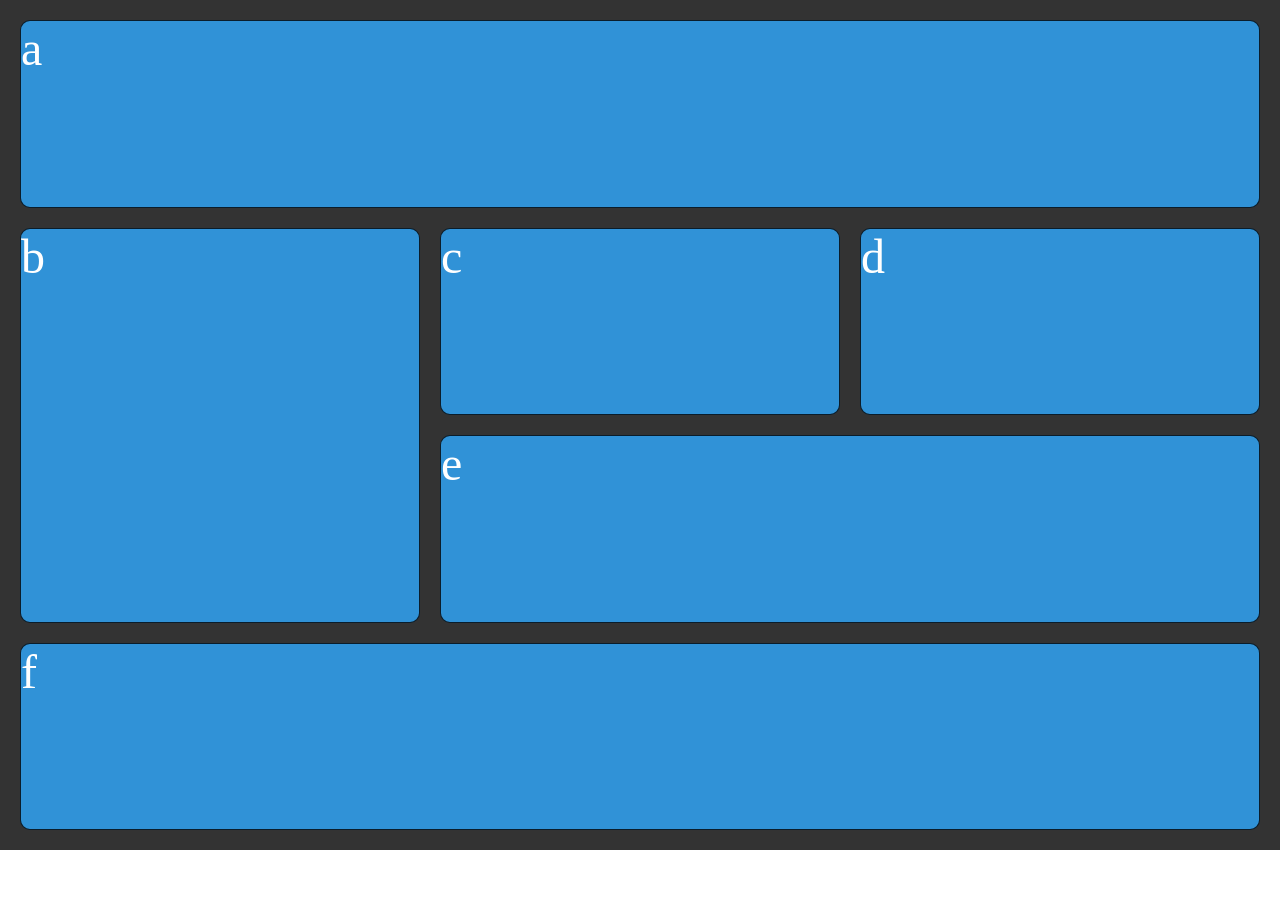
<file: LAB 1/EX-1/index.html>
<!DOCTYPE html>
<html lang="en">
<head>
    <meta charset="UTF-8">
    <meta name="viewport" content="width=device-width, initial-scale=1.0">
    <title>Grid</title>
    <link rel="stylesheet" href="style.css">
</head>
<body>
    <div class="wrapper">
        <div class="item a">a</div>
        <div class="item b">b</div>
        <div class="item c">c</div>  
        <div class="item d">d</div>
        <div class="item e">e</div>
        <div class="item f">f</div>  
      </div>
</body>
</html>
</file>
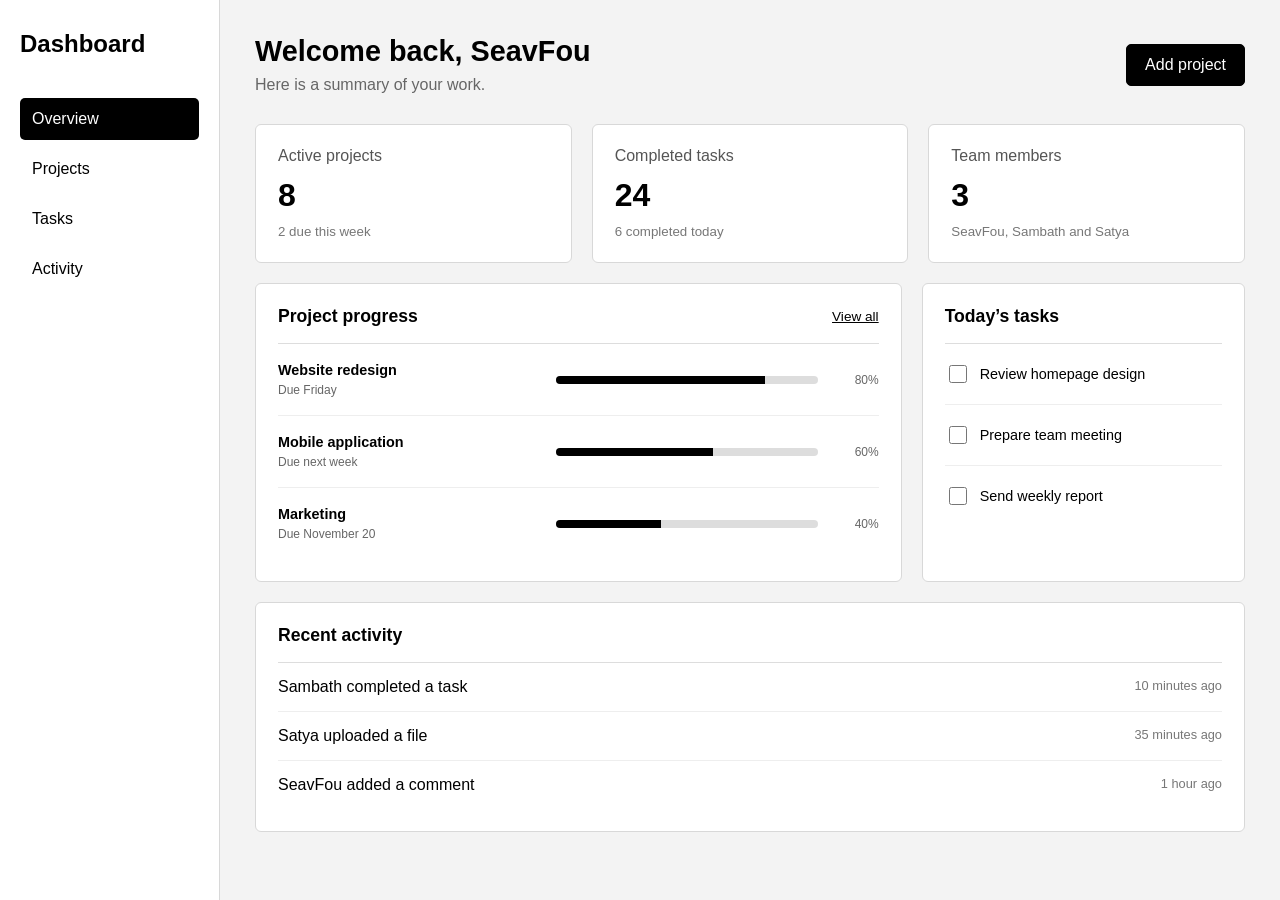
<file: LAB 1/EX-4/index.html>
<!DOCTYPE html>
<html lang="en">
<head>
  <meta charset="UTF-8">
  <meta name="viewport" content="width=device-width, initial-scale=1.0">
  <title>Simple Dashboard</title>
  <link rel="stylesheet" href="style.css">
</head>
<body>
  <div class="dashboard">
    <aside class="sidebar">
      <h1>Dashboard</h1>

      <nav aria-label="Main navigation">
        <a class="active" href="#overview">Overview</a>
        <a href="#projects">Projects</a>
        <a href="#tasks">Tasks</a>
        <a href="#activity">Activity</a>
      </nav>
    </aside>

    <main>
      <header class="page-header">
        <div>
          <h2>Welcome back, SeavFou</h2>
          <p>Here is a summary of your work.</p>
        </div>
        <button type="button">Add project</button>
      </header>

      <section class="stats" id="overview" aria-label="Dashboard statistics">
        <article class="card stat-card">
          <p>Active projects</p>
          <strong>8</strong>
          <small>2 due this week</small>
        </article>

        <article class="card stat-card">
          <p>Completed tasks</p>
          <strong>24</strong>
          <small>6 completed today</small>
        </article>

        <article class="card stat-card">
          <p>Team members</p>
          <strong>3</strong>
          <small>SeavFou, Sambath and Satya</small>
        </article>
      </section>

      <section class="content-grid">
        <article class="card projects" id="projects">
          <div class="card-header">
            <h3>Project progress</h3>
            <a href="#projects">View all</a>
          </div>

          <div class="project-row">
            <div class="project-info">
              <strong>Website redesign</strong>
              <span>Due Friday</span>
            </div>
            <div class="progress">
              <span class="progress-bar progress-80"></span>
            </div>
            <span class="project-percent">80%</span>
          </div>

          <div class="project-row">
            <div class="project-info">
              <strong>Mobile application</strong>
              <span>Due next week</span>
            </div>
            <div class="progress">
              <span class="progress-bar progress-60"></span>
            </div>
            <span class="project-percent">60%</span>
          </div>

          <div class="project-row">
            <div class="project-info">
              <strong>Marketing</strong>
              <span>Due November 20</span>
            </div>
            <div class="progress">
              <span class="progress-bar progress-40"></span>
            </div>
            <span class="project-percent">40%</span>
          </div>
        </article>

        <article class="card" id="tasks">
          <div class="card-header">
            <h3>Today’s tasks</h3>
          </div>

          <ul class="task-list">
            <li><input type="checkbox" id="task-1"><label for="task-1">Review homepage design</label></li>
            <li><input type="checkbox" id="task-2"><label for="task-2">Prepare team meeting</label></li>
            <li><input type="checkbox" id="task-3"><label for="task-3">Send weekly report</label></li>
          </ul>
        </article>

        <article class="card activity" id="activity">
          <div class="card-header">
            <h3>Recent activity</h3>
          </div>

          <ul>
            <li><span>Sambath completed a task</span><time>10 minutes ago</time></li>
            <li><span>Satya uploaded a file</span><time>35 minutes ago</time></li>
            <li><span>SeavFou added a comment</span><time>1 hour ago</time></li>
          </ul>
        </article>
      </section>
    </main>
  </div>
</body>
</html>
</file>
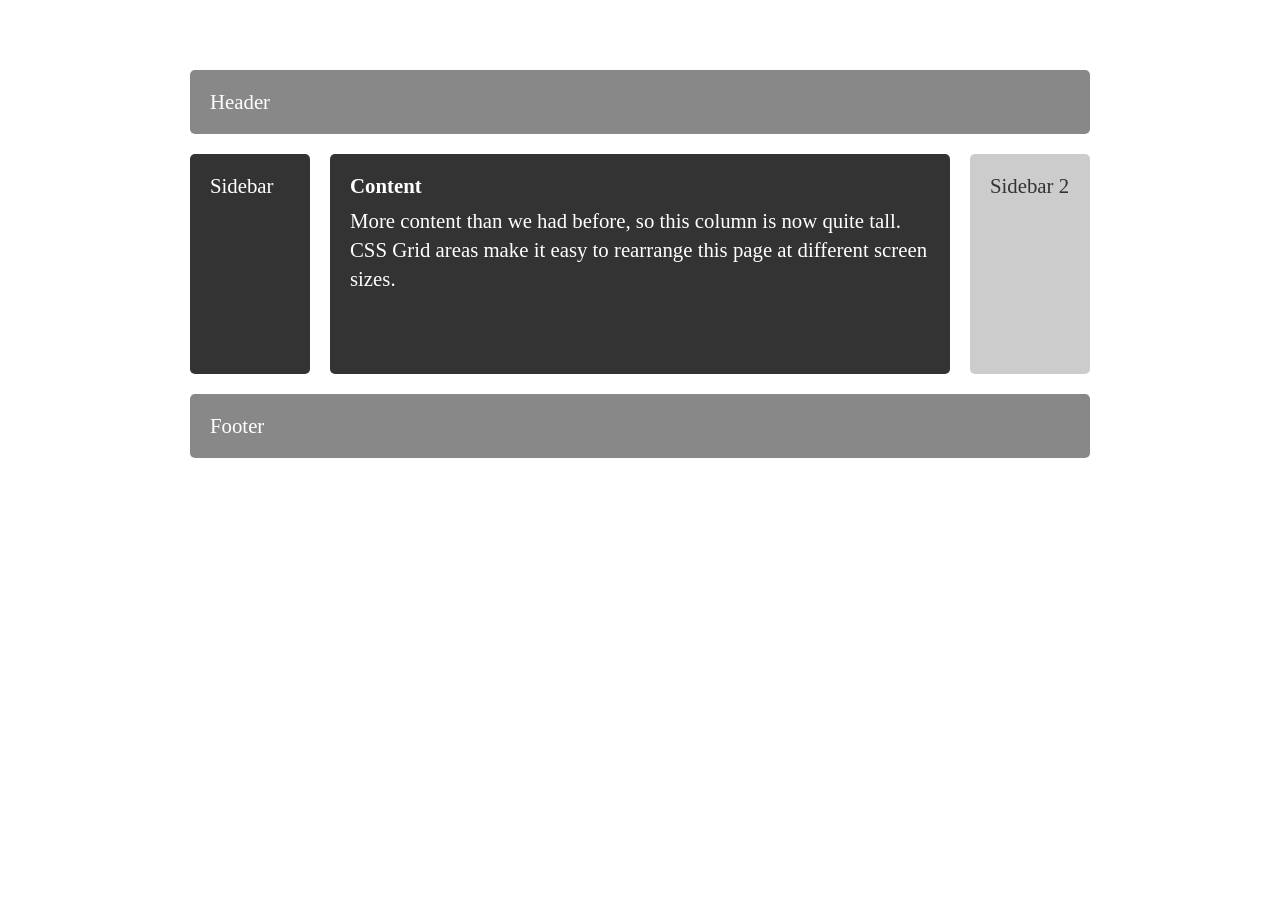
<file: LAB 2/EX-3/index.html>
<!DOCTYPE html>
<html lang="en">
<head>
  <meta charset="UTF-8">
  <meta name="viewport" content="width=device-width, initial-scale=1.0">
  <title>Exercise 3 - Responsive Grid Areas</title>
  <link rel="stylesheet" href="style.css">
</head>
<body>
  <div class="layout">
    <header>Header</header>
    <aside class="sidebar-one">Sidebar</aside>
    <main>
      <h1>Content</h1>
      <p>More content than we had before, so this column is now quite tall. CSS Grid areas make it easy to rearrange this page at different screen sizes.</p>
    </main>
    <aside class="sidebar-two">Sidebar 2</aside>
    <footer>Footer</footer>
  </div>
</body>
</html>
</file>
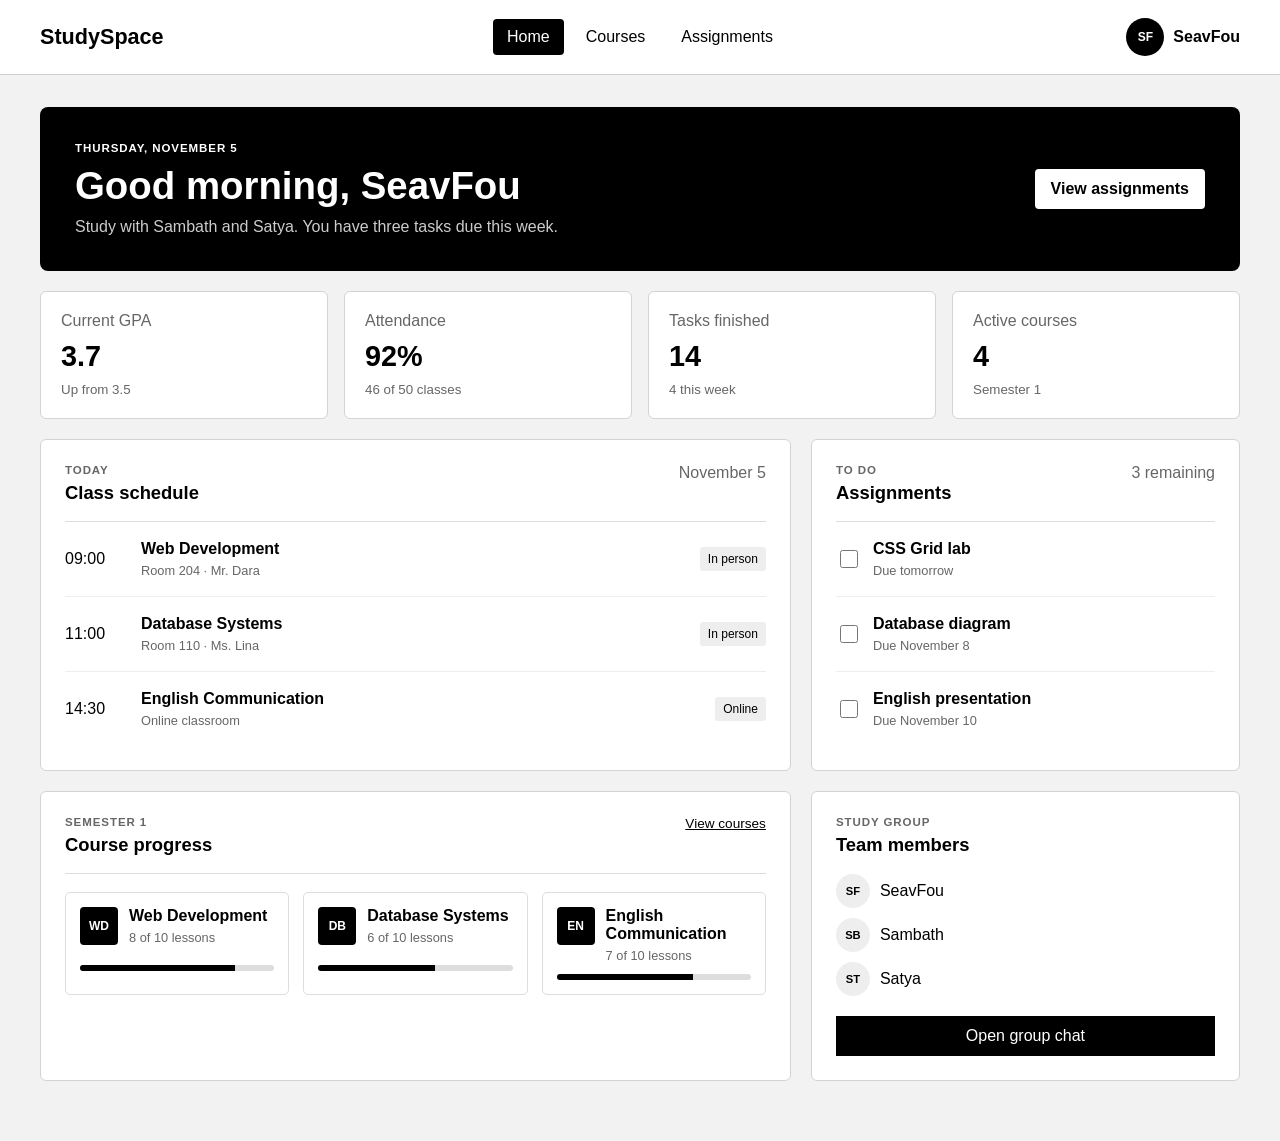
<file: LAB 2/EX-5/index.html>
<!DOCTYPE html>
<html lang="en">
<head>
  <meta charset="UTF-8">
  <meta name="viewport" content="width=device-width, initial-scale=1.0">
  <title>Exercise 5 - Student Dashboard</title>
  <link rel="stylesheet" href="style.css">
</head>
<body>
  <header class="topbar">
    <a class="logo" href="#">StudySpace</a>
    <nav aria-label="Main navigation">
      <a class="active" href="#home">Home</a>
      <a href="#courses">Courses</a>
      <a href="#assignments">Assignments</a>
    </nav>
    <div class="profile" aria-label="Student profile">
      <span class="avatar">SF</span>
      <span>SeavFou</span>
    </div>
  </header>

  <main id="home">
    <section class="welcome">
      <div>
        <p>THURSDAY, NOVEMBER 5</p>
        <h1>Good morning, SeavFou</h1>
        <span>Study with Sambath and Satya. You have three tasks due this week.</span>
      </div>
      <a href="#assignments">View assignments</a>
    </section>

    <section class="summary" aria-label="Study summary">
      <article><span>Current GPA</span><strong>3.7</strong><small>Up from 3.5</small></article>
      <article><span>Attendance</span><strong>92%</strong><small>46 of 50 classes</small></article>
      <article><span>Tasks finished</span><strong>14</strong><small>4 this week</small></article>
      <article><span>Active courses</span><strong>4</strong><small>Semester 1</small></article>
    </section>

    <section class="dashboard-grid">
      <article class="panel schedule">
        <div class="panel-header">
          <div><span class="label">TODAY</span><h2>Class schedule</h2></div>
          <time datetime="2026-11-05">November 5</time>
        </div>

        <div class="class-row">
          <time datetime="09:00">09:00</time>
          <div><strong>Web Development</strong><span>Room 204 · Mr. Dara</span></div>
          <span class="status">In person</span>
        </div>
        <div class="class-row">
          <time datetime="11:00">11:00</time>
          <div><strong>Database Systems</strong><span>Room 110 · Ms. Lina</span></div>
          <span class="status">In person</span>
        </div>
        <div class="class-row">
          <time datetime="14:30">14:30</time>
          <div><strong>English Communication</strong><span>Online classroom</span></div>
          <span class="status">Online</span>
        </div>
      </article>

      <article class="panel assignments" id="assignments">
        <div class="panel-header">
          <div><span class="label">TO DO</span><h2>Assignments</h2></div>
          <span>3 remaining</span>
        </div>

        <label class="task">
          <input type="checkbox">
          <span><strong>CSS Grid lab</strong><small>Due tomorrow</small></span>
        </label>
        <label class="task">
          <input type="checkbox">
          <span><strong>Database diagram</strong><small>Due November 8</small></span>
        </label>
        <label class="task">
          <input type="checkbox">
          <span><strong>English presentation</strong><small>Due November 10</small></span>
        </label>
      </article>

      <article class="panel course-panel" id="courses">
        <div class="panel-header">
          <div><span class="label">SEMESTER 1</span><h2>Course progress</h2></div>
          <a href="#courses">View courses</a>
        </div>

        <div class="course-grid">
          <div class="course-card">
            <span>WD</span>
            <div><strong>Web Development</strong><small>8 of 10 lessons</small></div>
            <div class="progress"><span class="progress-80"></span></div>
          </div>
          <div class="course-card">
            <span>DB</span>
            <div><strong>Database Systems</strong><small>6 of 10 lessons</small></div>
            <div class="progress"><span class="progress-60"></span></div>
          </div>
          <div class="course-card">
            <span>EN</span>
            <div><strong>English Communication</strong><small>7 of 10 lessons</small></div>
            <div class="progress"><span class="progress-70"></span></div>
          </div>
        </div>
      </article>

      <article class="panel study-group">
        <span class="label">STUDY GROUP</span>
        <h2>Team members</h2>
        <div class="members">
          <span class="member"><b>SF</b> SeavFou</span>
          <span class="member"><b>SB</b> Sambath</span>
          <span class="member"><b>ST</b> Satya</span>
        </div>
        <button type="button">Open group chat</button>
      </article>
    </section>
  </main>
</body>
</html>
</file>
<file: LAB 1/EX-1/style.css>
/* Styling only */
body {
  margin: 0;
}

.wrapper {
  background-color: #333333;
  color: #444;
  padding: 20px;
  height: 90vh;
}

.item {
  background-color: #3092d7;
  color: #fff;
  border-radius: 10px;
  border: 1px solid rgba(0, 0, 0, 0.8);
  font-size: 3em;
}

/* Layouting only  (your work)*/

.wrapper {
  display: grid;
  grid-template-columns: repeat(3, 1fr);
  grid-template-rows: repeat(4, 1fr);
  gap: 20px;
}

.a {
  grid-column: 1 / 4;
}

.b {
  grid-row: 2 / 4;
}

.e {
  grid-column: 2 / 4;
}

.f {
  grid-column: 1 / 4;
}
</file>
<file: LAB 1/EX-4/style.css>
* {
  box-sizing: border-box;
}

html {
  scroll-behavior: smooth;
}

body {
  margin: 0;
  background-color: #f3f3f3;
  color: #000000;
  font-family: Arial, sans-serif;
}

a {
  color: #000000;
  text-decoration: none;
}

button,
input {
  font: inherit;
}

.dashboard {
  display: grid;
  grid-template-columns: 220px 1fr;
  min-height: 100vh;
}

.sidebar {
  padding: 30px 20px;
  background-color: #ffffff;
  border-right: 1px solid #d8d8d8;
}

.sidebar h1 {
  margin: 0 0 40px;
  font-size: 1.5rem;
}

.sidebar nav {
  display: grid;
  gap: 8px;
}

.sidebar nav a {
  padding: 12px;
  border-radius: 5px;
}

.sidebar nav a:hover,
.sidebar nav a.active {
  color: #ffffff;
  background-color: #000000;
}

main {
  width: 100%;
  max-width: 1300px;
  margin: 0 auto;
  padding: 35px;
}

.page-header {
  display: flex;
  align-items: center;
  justify-content: space-between;
  gap: 20px;
  margin-bottom: 30px;
}

.page-header h2 {
  margin: 0 0 8px;
  font-size: 1.8rem;
}

.page-header p {
  margin: 0;
  color: #666666;
}

.page-header button {
  padding: 11px 18px;
  color: #ffffff;
  background-color: #000000;
  border: 1px solid #000000;
  border-radius: 5px;
  cursor: pointer;
}

.page-header button:hover {
  color: #000000;
  background-color: #ffffff;
}

.stats {
  display: grid;
  grid-template-columns: repeat(3, 1fr);
  gap: 20px;
  margin-bottom: 20px;
}

.card {
  padding: 22px;
  background-color: #ffffff;
  border: 1px solid #d8d8d8;
  border-radius: 6px;
}

.stat-card p {
  margin: 0 0 12px;
  color: #555555;
}

.stat-card strong {
  display: block;
  margin-bottom: 8px;
  font-size: 2rem;
}

.stat-card small {
  color: #777777;
}

.content-grid {
  display: grid;
  grid-template-columns: 2fr 1fr;
  gap: 20px;
}

.card-header {
  display: flex;
  align-items: center;
  justify-content: space-between;
  gap: 15px;
  padding-bottom: 16px;
  border-bottom: 1px solid #dddddd;
}

.card-header h3 {
  margin: 0;
  font-size: 1.1rem;
}

.card-header a {
  font-size: 0.85rem;
  text-decoration: underline;
}

.project-row {
  display: grid;
  grid-template-columns: minmax(150px, 1fr) minmax(120px, 1fr) 45px;
  align-items: center;
  gap: 16px;
  padding: 18px 0;
  border-bottom: 1px solid #eeeeee;
}

.project-row:last-child {
  border-bottom: 0;
}

.project-row strong,
.project-row span {
  display: block;
}

.project-row strong {
  margin-bottom: 5px;
  font-size: 0.9rem;
}

.project-info span,
.project-percent {
  color: #666666;
  font-size: 0.75rem;
}

.project-percent {
  text-align: right;
}

.progress {
  height: 8px;
  overflow: hidden;
  background-color: #dddddd;
  border-radius: 10px;
}

.progress-bar {
  height: 100%;
  background-color: #000000;
}

.progress-80 {
  width: 80%;
}

.progress-60 {
  width: 60%;
}

.progress-40 {
  width: 40%;
}

.task-list,
.activity ul {
  margin: 0;
  padding: 0;
  list-style: none;
}

.task-list li {
  display: flex;
  align-items: center;
  gap: 10px;
  padding: 18px 0;
  border-bottom: 1px solid #eeeeee;
}

.task-list li:last-child {
  border-bottom: 0;
}

.task-list input {
  width: 18px;
  height: 18px;
  accent-color: #000000;
}

.task-list label {
  font-size: 0.9rem;
}

.task-list input:checked + label {
  color: #777777;
  text-decoration: line-through;
}

.activity {
  grid-column: 1 / -1;
}

.activity li {
  display: flex;
  justify-content: space-between;
  gap: 15px;
  padding: 15px 0;
  border-bottom: 1px solid #eeeeee;
}

.activity li:last-child {
  border-bottom: 0;
}

.activity time {
  color: #777777;
  font-size: 0.8rem;
}

@media (max-width: 850px) {
  .dashboard {
    grid-template-columns: 1fr;
  }

  .sidebar {
    padding: 20px;
    border-right: 0;
    border-bottom: 1px solid #d8d8d8;
  }

  .sidebar h1 {
    margin-bottom: 20px;
  }

  .sidebar nav {
    grid-template-columns: repeat(4, 1fr);
  }

  .sidebar nav a {
    text-align: center;
  }

  .stats {
    grid-template-columns: repeat(2, 1fr);
  }

  .content-grid {
    grid-template-columns: 1fr;
  }

  .activity {
    grid-column: auto;
  }
}

@media (max-width: 600px) {
  main {
    padding: 20px;
  }

  .page-header {
    align-items: flex-start;
  }

  .page-header h2 {
    font-size: 1.5rem;
  }

  .page-header button {
    padding: 9px 12px;
  }

  .sidebar nav {
    grid-template-columns: repeat(2, 1fr);
  }

  .stats {
    grid-template-columns: 1fr;
  }

  .project-row {
    grid-template-columns: 1fr auto;
  }

  .project-row .progress {
    grid-column: 1 / -1;
    grid-row: 2;
  }

  .activity li {
    display: grid;
  }
}
</file>
<file: LAB 2/EX-3/style.css>
* {
  box-sizing: border-box;
}

body {
  margin: 0;
  padding: 30px;
  color: #ffffff;
  background-color: #ffffff;
  font-family: Georgia, serif;
  font-size: 1.3rem;
}

.layout {
  display: grid;
  grid-template-columns: 120px minmax(0, 1fr) 120px;
  grid-template-areas:
    "header header header"
    "sidebar content sidebar-two"
    "footer footer footer";
  gap: 20px;
  width: min(900px, 100%);
  margin: 40px auto;
}

header,
aside,
main,
footer {
  padding: 20px;
  border-radius: 5px;
}

header,
footer {
  background-color: #888888;
}

header {
  grid-area: header;
}

.sidebar-one {
  grid-area: sidebar;
  background-color: #333333;
}

main {
  grid-area: content;
  min-height: 220px;
  background-color: #333333;
}

main h1 {
  margin: 0 0 8px;
  font-size: inherit;
}

main p {
  margin: 0;
  line-height: 1.4;
}

.sidebar-two {
  grid-area: sidebar-two;
  color: #333333;
  background-color: #cccccc;
}

footer {
  grid-area: footer;
}

@media (max-width: 700px) {
  .layout {
    grid-template-columns: 120px minmax(0, 1fr);
    grid-template-areas:
      "header header"
      "sidebar content"
      "sidebar-two sidebar-two"
      "footer footer";
  }
}

@media (max-width: 480px) {
  body {
    padding: 15px;
  }

  .layout {
    grid-template-columns: 1fr;
    grid-template-areas:
      "header"
      "sidebar"
      "content"
      "sidebar-two"
      "footer";
    margin: 10px auto;
  }
}
</file>
<file: LAB 2/EX-5/style.css>
* {
  box-sizing: border-box;
}

html {
  scroll-behavior: smooth;
}

body {
  margin: 0;
  color: #000000;
  background-color: #f2f2f2;
  font-family: Arial, sans-serif;
}

a {
  color: inherit;
  text-decoration: none;
}

button,
input {
  font: inherit;
}

.topbar {
  display: grid;
  grid-template-columns: 1fr auto 1fr;
  align-items: center;
  gap: 25px;
  padding: 18px max(24px, calc((100% - 1200px) / 2));
  background-color: #ffffff;
  border-bottom: 1px solid #d0d0d0;
}

.logo {
  font-size: 1.35rem;
  font-weight: bold;
}

.topbar nav {
  display: flex;
  gap: 8px;
}

.topbar nav a {
  padding: 9px 14px;
  border-radius: 4px;
}

.topbar nav a:hover,
.topbar nav a.active {
  color: #ffffff;
  background-color: #000000;
}

.profile {
  display: flex;
  align-items: center;
  justify-content: flex-end;
  gap: 9px;
  font-weight: bold;
}

.avatar {
  display: grid;
  place-items: center;
  width: 38px;
  height: 38px;
  color: #ffffff;
  background-color: #000000;
  border-radius: 50%;
  font-size: 0.75rem;
}

main {
  width: min(1200px, calc(100% - 40px));
  margin: 32px auto 60px;
}

.welcome {
  display: flex;
  align-items: center;
  justify-content: space-between;
  gap: 25px;
  padding: 35px;
  color: #ffffff;
  background-color: #000000;
  border-radius: 8px;
}

.welcome p,
.welcome h1,
.welcome span {
  margin: 0 0 10px;
}

.welcome p,
.label {
  font-size: 0.72rem;
  font-weight: bold;
  letter-spacing: 0.08em;
}

.welcome h1 {
  font-size: clamp(1.7rem, 4vw, 2.4rem);
}

.welcome > div > span {
  color: #cccccc;
}

.welcome a {
  flex: 0 0 auto;
  padding: 11px 16px;
  color: #000000;
  background-color: #ffffff;
  border-radius: 4px;
  font-weight: bold;
}

.summary {
  display: grid;
  grid-template-columns: repeat(4, 1fr);
  gap: 16px;
  margin: 20px 0;
}

.summary article,
.panel {
  background-color: #ffffff;
  border: 1px solid #d3d3d3;
  border-radius: 6px;
}

.summary article {
  padding: 20px;
}

.summary article > span,
.summary small,
.panel-header > span,
.panel-header time,
.class-row div span,
.course-card small,
.task small {
  color: #666666;
}

.summary strong {
  display: block;
  margin: 10px 0 7px;
  font-size: 1.8rem;
}

.dashboard-grid {
  display: grid;
  grid-template-columns: minmax(0, 1.4fr) minmax(300px, 0.8fr);
  gap: 20px;
}

.panel {
  padding: 24px;
}

.panel-header {
  display: flex;
  align-items: flex-start;
  justify-content: space-between;
  gap: 15px;
  padding-bottom: 17px;
  border-bottom: 1px solid #dddddd;
}

.label {
  display: block;
  margin-bottom: 6px;
  color: #666666;
}

.panel h2 {
  margin: 0;
  font-size: 1.15rem;
}

.panel-header a {
  font-size: 0.85rem;
  text-decoration: underline;
}

.class-row {
  display: grid;
  grid-template-columns: 60px minmax(0, 1fr) auto;
  align-items: center;
  gap: 16px;
  padding: 18px 0;
  border-bottom: 1px solid #eeeeee;
}

.class-row:last-child {
  border-bottom: 0;
}

.class-row div strong,
.class-row div span,
.task strong,
.task small,
.course-card strong,
.course-card small {
  display: block;
}

.class-row div span,
.task small,
.course-card small {
  margin-top: 5px;
  font-size: 0.8rem;
}

.status {
  padding: 5px 8px;
  background-color: #eeeeee;
  border-radius: 3px;
  font-size: 0.75rem;
}

.task {
  display: flex;
  align-items: center;
  gap: 12px;
  padding: 18px 0;
  border-bottom: 1px solid #eeeeee;
}

.task:last-child {
  border-bottom: 0;
}

.task input {
  width: 18px;
  height: 18px;
  accent-color: #000000;
}

.task input:checked + span {
  color: #777777;
  text-decoration: line-through;
}

.course-panel {
  grid-column: 1 / 2;
}

.course-grid {
  display: grid;
  grid-template-columns: repeat(3, 1fr);
  gap: 14px;
  margin-top: 18px;
}

.course-card {
  display: grid;
  grid-template-columns: auto 1fr;
  gap: 11px;
  padding: 14px;
  border: 1px solid #dddddd;
  border-radius: 5px;
}

.course-card > span {
  display: grid;
  place-items: center;
  width: 38px;
  height: 38px;
  color: #ffffff;
  background-color: #000000;
  border-radius: 4px;
  font-size: 0.75rem;
  font-weight: bold;
}

.progress {
  grid-column: 1 / -1;
  height: 6px;
  overflow: hidden;
  background-color: #dddddd;
  border-radius: 10px;
}

.progress span {
  display: block;
  height: 100%;
  background-color: #000000;
}

.progress-80 { width: 80%; }
.progress-60 { width: 60%; }
.progress-70 { width: 70%; }

.study-group h2 {
  margin-bottom: 18px;
}

.members {
  display: grid;
  gap: 10px;
}

.member {
  display: flex;
  align-items: center;
  gap: 10px;
}

.member b {
  display: grid;
  place-items: center;
  width: 34px;
  height: 34px;
  background-color: #eeeeee;
  border-radius: 50%;
  font-size: 0.7rem;
}

.study-group button {
  width: 100%;
  margin-top: 20px;
  padding: 10px;
  color: #ffffff;
  background-color: #000000;
  border: 1px solid #000000;
  cursor: pointer;
}

@media (max-width: 900px) {
  .summary {
    grid-template-columns: repeat(2, 1fr);
  }

  .dashboard-grid {
    grid-template-columns: 1fr;
  }

  .course-panel {
    grid-column: auto;
  }
}

@media (max-width: 700px) {
  .topbar {
    grid-template-columns: 1fr auto;
  }

  .topbar nav {
    grid-column: 1 / -1;
    grid-row: 2;
    justify-content: center;
  }

  .welcome {
    align-items: flex-start;
    flex-direction: column;
  }

  .course-grid {
    grid-template-columns: 1fr;
  }
}

@media (max-width: 500px) {
  main {
    width: min(100% - 24px, 1200px);
    margin-top: 12px;
  }

  .topbar {
    padding: 14px;
  }

  .profile > span:last-child {
    display: none;
  }

  .topbar nav {
    gap: 2px;
  }

  .topbar nav a {
    padding-inline: 9px;
    font-size: 0.85rem;
  }

  .welcome,
  .panel {
    padding: 20px;
  }

  .summary {
    grid-template-columns: 1fr;
  }

  .class-row {
    grid-template-columns: 50px 1fr;
  }

  .status {
    grid-column: 2;
    justify-self: start;
  }
}
</file>
